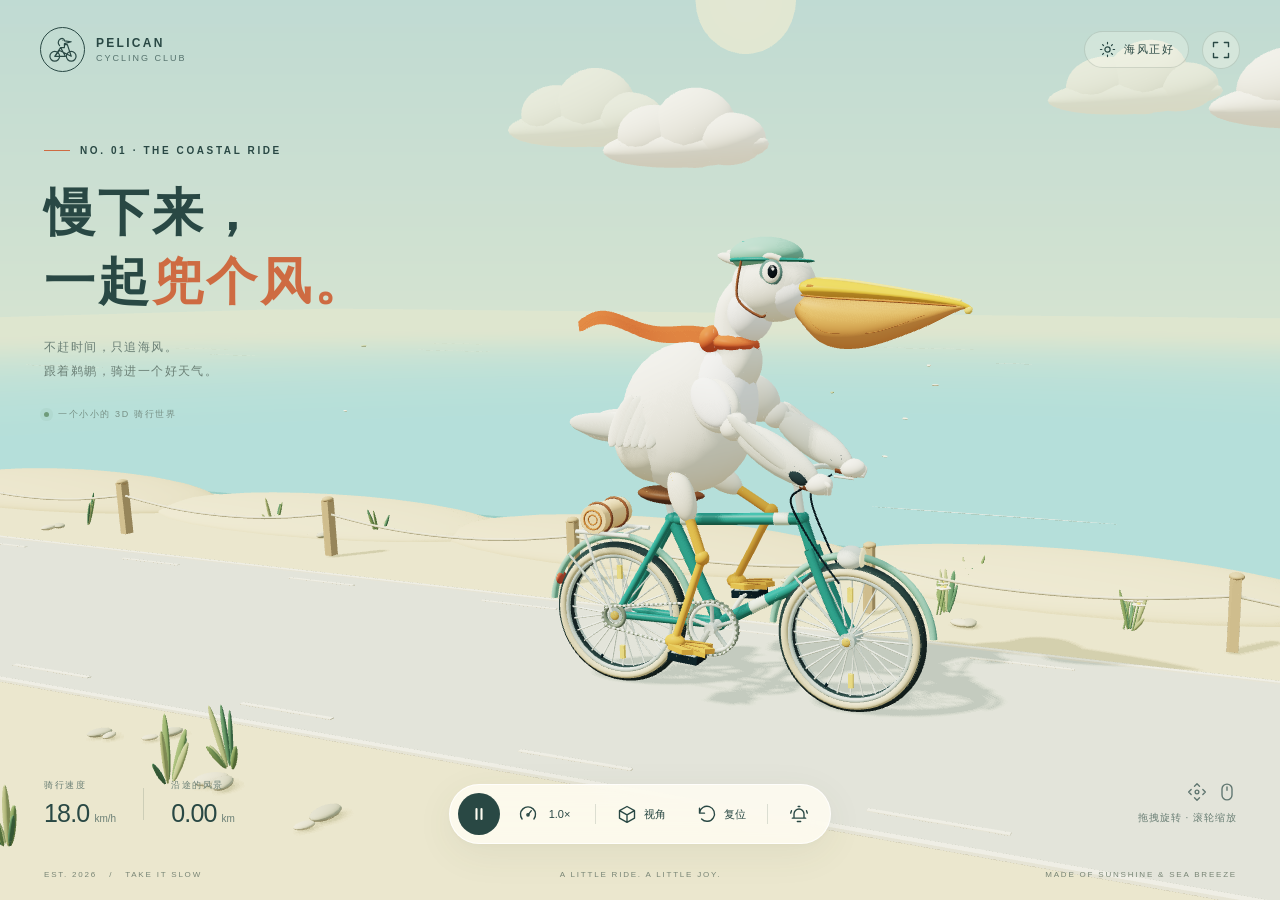
<file: index.html>
<!doctype html>
<html lang="zh-CN">
<head>
<meta charset="utf-8">
<meta name="viewport" content="width=device-width,initial-scale=1,viewport-fit=cover">
<meta name="theme-color" content="#e8eee2">
<title>顺风慢骑 · Pelican Cycling Club</title>
<style>
html,body{margin:0;width:100%;height:100%;background:#e8eee2;color:#294844;font-family:-apple-system,BlinkMacSystemFont,"Segoe UI","PingFang SC",sans-serif}body{display:grid;place-items:center}.loading{text-align:center;letter-spacing:.12em}.wheel{width:44px;height:44px;margin:0 auto 18px;border:2px solid #9fae9b;border-top-color:#ce6b42;border-radius:50%;animation:s 1s linear infinite}@keyframes s{to{transform:rotate(360deg)}}small{display:block;margin-top:10px;opacity:.65;letter-spacing:.04em}
</style>
</head>
<body>
<div class="loading"><div class="wheel"></div>正在载入鹈鹕的海岸骑行…<small id="status">同步完整 WebGL 场景</small></div>
<script>
(async()=>{
  const status=document.getElementById('status');
  try{
    const names=Array.from({length:8},(_,i)=>`pelican-src/${String(i).padStart(2,'0')}.txt`);
    const parts=[];
    for(const p of names){
      status.textContent=`正在读取 ${p}`;
      const r=await fetch(p,{cache:'no-cache'});
      if(!r.ok) throw new Error(`无法读取 ${p} (${r.status})`);
      parts.push(await r.text());
    }
    status.textContent='正在启动 3D 场景';
    const html=parts.join('');
    document.open();
    document.write(html);
    document.close();
  }catch(err){
    console.error(err);
    document.body.innerHTML=`<div style="max-width:560px;padding:32px;line-height:1.8;text-align:center"><h2>页面加载失败</h2><p>${String(err.message||err)}</p><p>请刷新页面后重试。</p></div>`;
  }
})();
</script>
</body>
</html>
</file>
